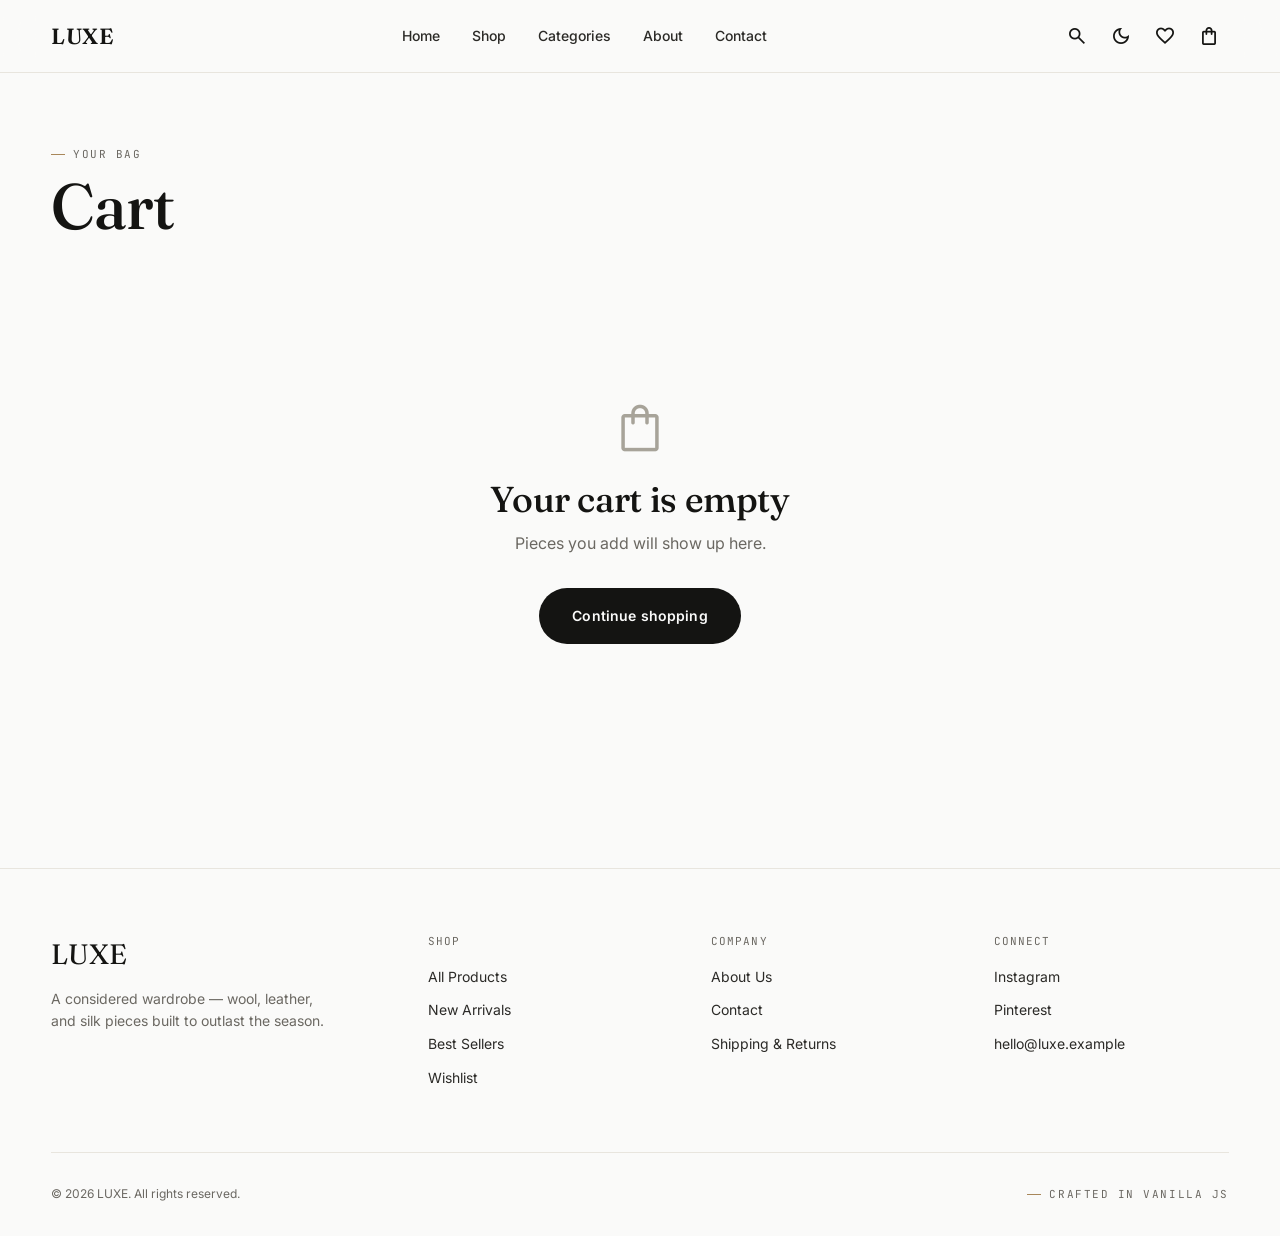
<file: cart.html>
<!DOCTYPE html>
<html lang="en">
<head>
<meta charset="UTF-8">
<meta name="viewport" content="width=device-width, initial-scale=1.0">
<title>Cart — LUXE</title>
<meta name="description" content="Your LUXE shopping cart.">

<link rel="preconnect" href="https://fonts.googleapis.com">
<link rel="preconnect" href="https://fonts.gstatic.com" crossorigin>
<link href="https://fonts.googleapis.com/css2?family=Fraunces:opsz,wght@9..144,400;9..144,500;9..144,600&family=Inter:wght@400;500;600;700&family=JetBrains+Mono:wght@400;500;700&display=swap" rel="stylesheet">
<link rel="stylesheet" href="https://fonts.googleapis.com/css2?family=Material+Symbols+Outlined:opsz,wght,FILL,GRAD@20..48,300..500,0..1,0">

<link rel="stylesheet" href="assets/css/style.css">
<style>
  .page-header { padding-block: var(--sp-8) var(--sp-6); }
  .page-header h1 { margin-top: var(--sp-2); }

  .cart-layout {
    display: grid;
    grid-template-columns: 1fr 380px;
    gap: var(--sp-8);
    align-items: start;
    padding-bottom: var(--sp-9);
  }

  .cart-list { display: flex; flex-direction: column; gap: var(--sp-5); }

  .cart-line {
    display: grid;
    grid-template-columns: 96px 1fr auto auto;
    gap: var(--sp-5);
    align-items: center;
    padding-bottom: var(--sp-5);
    border-bottom: 1px solid var(--color-border);
  }
  .cart-line__media { border-radius: var(--radius-sm); overflow: hidden; width: 96px; height: 120px; flex-shrink: 0; }
  .cart-line__media img { width: 100%; height: 100%; object-fit: cover; }
  .cart-line__name { font-family: var(--font-display); font-size: var(--fs-md); display: block; margin-bottom: var(--sp-2); }
  .cart-line__variant { display: flex; align-items: center; gap: var(--sp-2); font-size: var(--fs-xs); color: var(--color-stone); margin-bottom: var(--sp-3); }
  .cart-line__swatch { width: 14px; height: 14px; border-radius: 50%; outline: 1px solid var(--color-border-strong); outline-offset: 1px; }
  .cart-line__remove {
    display: inline-flex; align-items: center; gap: var(--sp-1);
    background: none; border: none; color: var(--color-stone);
    font-size: var(--fs-xs); text-decoration: underline; text-underline-offset: 3px;
  }
  .cart-line__remove:hover { color: var(--color-error); }
  .cart-line__qty {
    display: inline-flex; align-items: center;
    border: 1px solid var(--color-border-strong); border-radius: var(--radius-full);
  }
  .cart-line__qty button { width: 32px; height: 32px; background: none; border: none; display: flex; align-items: center; justify-content: center; color: var(--color-ink); }
  .cart-line__qty button:hover { color: var(--color-brass-dark); }
  .cart-line__qty span { width: 24px; text-align: center; font-family: var(--font-mono); font-size: var(--fs-sm); }
  .cart-line__total { min-width: 80px; text-align: right; }

  /* Summary panel */
  .cart-summary {
    background: var(--color-canvas-raised);
    border: 1px solid var(--color-border);
    border-radius: var(--radius-lg);
    padding: var(--sp-6);
    position: sticky;
    top: calc(72px + var(--sp-5));
  }
  .cart-summary h2 { font-size: var(--fs-lg); margin-bottom: var(--sp-5); }

  .coupon-form { display: flex; gap: var(--sp-2); margin-bottom: var(--sp-2); }
  .coupon-form input {
    flex: 1;
    padding: var(--sp-3) var(--sp-4);
    border: 1px solid var(--color-border-strong);
    border-radius: var(--radius-md);
    background: var(--color-canvas);
    color: var(--color-ink);
    font-size: var(--fs-sm);
  }
  .coupon-form input:focus { outline: none; border-color: var(--color-brass-dark); }
  .coupon-feedback { font-size: var(--fs-xs); margin-bottom: var(--sp-5); min-height: 1em; }
  .coupon-feedback--success { color: var(--color-success); }
  .coupon-feedback--error { color: var(--color-error); }
  .coupon-hint { font-size: var(--fs-2xs); color: var(--color-stone-light); margin-bottom: var(--sp-5); font-family: var(--font-mono); }

  .totals-row {
    display: flex; justify-content: space-between;
    font-size: var(--fs-sm); color: var(--color-stone);
    padding-block: var(--sp-2);
  }
  .totals-row--discount { color: var(--color-success); }
  .totals-row--total {
    border-top: 1px solid var(--color-border);
    margin-top: var(--sp-3); padding-top: var(--sp-4);
    color: var(--color-ink); font-weight: 600; font-size: var(--fs-base);
  }
  .totals-note { font-size: var(--fs-xs); color: var(--color-brass-dark); margin-top: var(--sp-3); }

  .cart-summary__checkout { margin-top: var(--sp-6); }

  /* Empty state */
  .cart-empty {
    display: none;
    flex-direction: column;
    align-items: center;
    text-align: center;
    padding-block: var(--sp-10);
    grid-column: 1 / -1;
  }
  .cart-empty .material-symbols-outlined { font-size: 56px; color: var(--color-stone-light); margin-bottom: var(--sp-5); }
  .cart-empty h2 { margin-bottom: var(--sp-3); }
  .cart-empty p { margin-bottom: var(--sp-6); }

  @media (max-width: 900px) {
    .cart-layout { grid-template-columns: 1fr; }
    .cart-summary { position: static; }
    .cart-line { grid-template-columns: 72px 1fr; grid-template-areas: "media info" "media qty" "media total"; }
    .cart-line__media { grid-area: media; width: 72px; height: 90px; }
    .cart-line__qty { grid-area: qty; }
    .cart-line__total { grid-area: total; text-align: left; margin-top: var(--sp-2); }
  }
</style>
</head>
<body data-depth="0">
<a href="#main" class="skip-link">Skip to content</a>

<header class="navbar">
  <div class="container" style="display:flex; align-items:center; justify-content:space-between; width:100%;">
    <a href="index.html" class="navbar__logo">LUXE</a>
    <nav class="navbar__links" aria-label="Primary">
      <a href="index.html">Home</a>
      <a href="products.html">Shop</a>
      <a href="products.html">Categories</a>
      <a href="about.html">About</a>
      <a href="contact.html">Contact</a>
    </nav>
    <div class="navbar__actions">
      <button class="icon-btn" data-search-open aria-label="Search">
        <span class="material-symbols-outlined">search</span>
      </button>
      <button class="icon-btn" data-theme-toggle aria-label="Toggle dark mode">
        <span class="material-symbols-outlined" data-theme-icon>dark_mode</span>
      </button>
      <a href="wishlist.html" class="icon-btn" aria-label="Wishlist">
        <span class="material-symbols-outlined">favorite</span>
        <span class="icon-btn__badge" data-wishlist-count style="display:none;">0</span>
      </a>
      <a href="cart.html" class="icon-btn" aria-label="Cart">
        <span class="material-symbols-outlined">shopping_bag</span>
        <span class="icon-btn__badge" data-cart-count style="display:none;">0</span>
      </a>
      <button class="icon-btn navbar__mobile-toggle" data-mobile-toggle aria-label="Open menu">
        <span class="material-symbols-outlined">menu</span>
      </button>
    </div>
  </div>
</header>

<div class="mobile-menu" data-mobile-menu>
  <div class="mobile-menu__header">
    <span class="navbar__logo">LUXE</span>
    <button class="icon-btn" data-mobile-close aria-label="Close menu">
      <span class="material-symbols-outlined">close</span>
    </button>
  </div>
  <nav class="mobile-menu__links" aria-label="Mobile">
    <a href="index.html">Home</a>
    <a href="products.html">Shop</a>
    <a href="products.html">Categories</a>
    <a href="about.html">About</a>
    <a href="contact.html">Contact</a>
  </nav>
</div>

<div class="search-overlay" data-search-overlay>
  <div class="search-overlay__panel">
    <div style="display:flex; align-items:center; gap:var(--sp-3);">
      <span class="material-symbols-outlined" style="color:var(--color-stone);">search</span>
      <input type="text" class="search-overlay__input" data-search-input placeholder="Search products…" aria-label="Search products">
      <button class="icon-btn" data-search-close aria-label="Close search">
        <span class="material-symbols-outlined">close</span>
      </button>
    </div>
    <div class="search-overlay__results" data-search-results></div>
  </div>
</div>

<main id="main">
  <div class="container page-header">
    <span class="eyebrow">Your bag</span>
    <h1>Cart</h1>
  </div>

  <div class="container cart-layout">
    <div class="cart-list" data-cart-list></div>

    <div class="cart-empty" data-cart-empty>
      <span class="material-symbols-outlined">shopping_bag</span>
      <h2>Your cart is empty</h2>
      <p>Pieces you add will show up here.</p>
      <a href="products.html" class="btn btn--primary">Continue shopping</a>
    </div>

    <aside class="cart-summary" data-cart-summary>
      <h2>Order summary</h2>

      <form class="coupon-form" data-coupon-form>
        <label for="coupon-input" class="visually-hidden">Coupon code</label>
        <input type="text" id="coupon-input" data-coupon-input placeholder="Coupon code">
        <button type="submit" class="btn btn--secondary btn--sm">Apply</button>
      </form>
      <p class="coupon-feedback" data-coupon-feedback></p>
      <p class="coupon-hint">Try LUXE10, WELCOME15, or FREESHIP</p>

      <div data-cart-totals></div>

      <div class="cart-summary__checkout">
        <a href="checkout.html" class="btn btn--primary btn--block">Proceed to checkout</a>
        <a href="products.html" class="btn btn--ghost btn--block" style="margin-top:var(--sp-2); justify-content:center;">Continue shopping</a>
      </div>
    </aside>
  </div>
</main>

<footer class="footer">
  <div class="container">
    <div class="footer__grid">
      <div>
        <div class="footer__brand">LUXE</div>
        <p class="footer__tagline">A considered wardrobe — wool, leather, and silk pieces built to outlast the season.</p>
      </div>
      <div>
        <div class="footer__heading">Shop</div>
        <nav class="footer__links">
          <a href="products.html">All Products</a>
          <a href="products.html">New Arrivals</a>
          <a href="products.html">Best Sellers</a>
          <a href="wishlist.html">Wishlist</a>
        </nav>
      </div>
      <div>
        <div class="footer__heading">Company</div>
        <nav class="footer__links">
          <a href="about.html">About Us</a>
          <a href="contact.html">Contact</a>
          <a href="contact.html">Shipping & Returns</a>
        </nav>
      </div>
      <div>
        <div class="footer__heading">Connect</div>
        <nav class="footer__links">
          <a href="#">Instagram</a>
          <a href="#">Pinterest</a>
          <a href="mailto:hello@luxe.example">hello@luxe.example</a>
        </nav>
      </div>
    </div>
    <div class="footer__bottom">
      <span>© 2026 LUXE. All rights reserved.</span>
      <div class="footer__social">
        <span class="eyebrow" style="border:none;">Crafted in vanilla JS</span>
      </div>
    </div>
  </div>
</footer>

<button class="back-to-top" data-back-to-top aria-label="Back to top">
  <span class="material-symbols-outlined">arrow_upward</span>
</button>

<script src="assets/js/app.js"></script>
<script src="assets/js/products.js"></script>
<script src="assets/js/cart.js"></script>
</body>
</html>
</file>
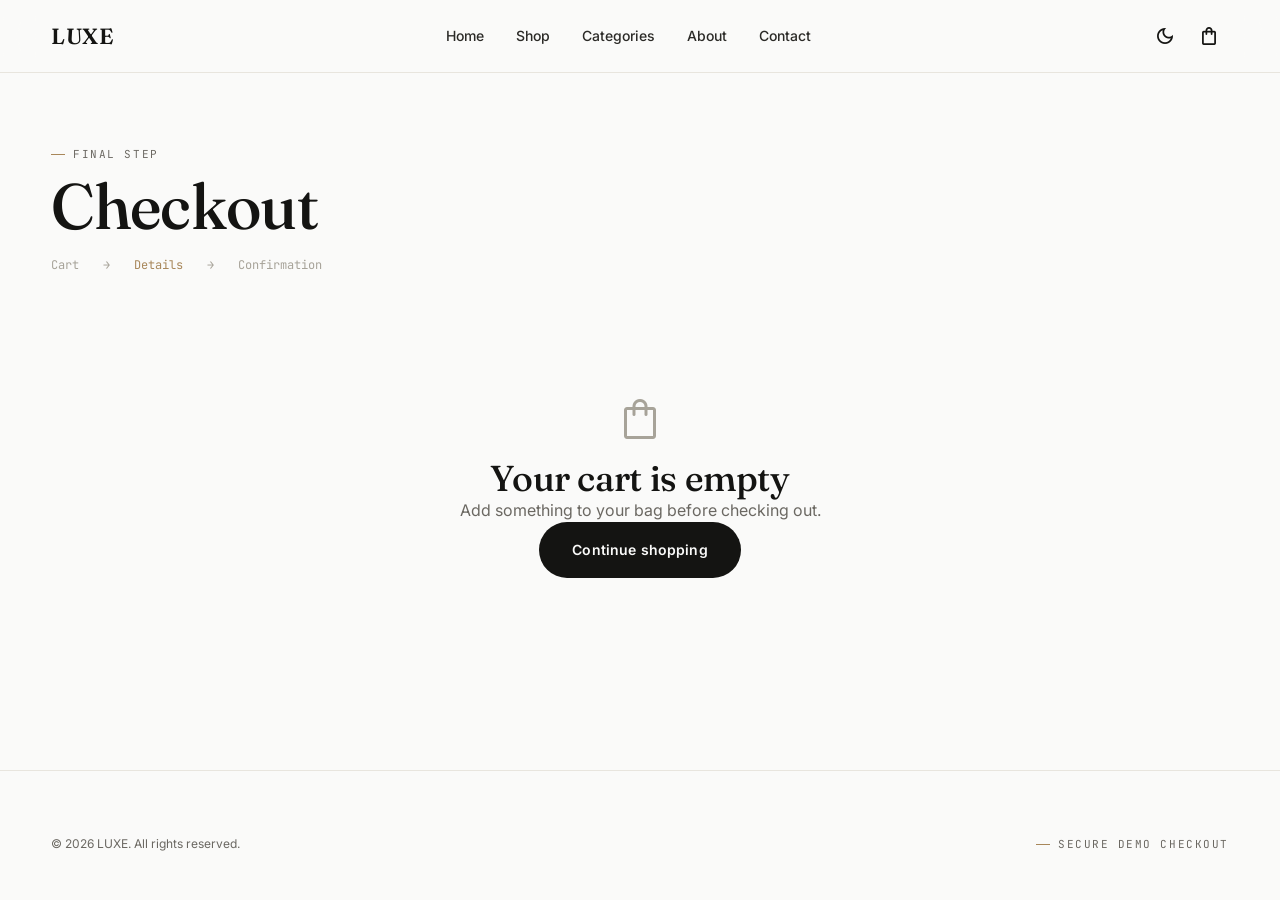
<file: checkout.html>
<!DOCTYPE html>
<html lang="en">
<head>
<meta charset="UTF-8">
<meta name="viewport" content="width=device-width, initial-scale=1.0">
<title>Checkout — LUXE</title>
<meta name="description" content="Complete your LUXE order.">

<link rel="preconnect" href="https://fonts.googleapis.com">
<link rel="preconnect" href="https://fonts.gstatic.com" crossorigin>
<link href="https://fonts.googleapis.com/css2?family=Fraunces:opsz,wght@9..144,400;9..144,500;9..144,600&family=Inter:wght@400;500;600;700&family=JetBrains+Mono:wght@400;500;700&display=swap" rel="stylesheet">
<link rel="stylesheet" href="https://fonts.googleapis.com/css2?family=Material+Symbols+Outlined:opsz,wght,FILL,GRAD@20..48,300..500,0..1,0">

<link rel="stylesheet" href="assets/css/style.css">
<style>
  .page-header { padding-block: var(--sp-8) var(--sp-5); }
  .page-header h1 { margin-top: var(--sp-2); }

  .checkout-steps {
    display: flex;
    gap: var(--sp-5);
    font-family: var(--font-mono);
    font-size: var(--fs-xs);
    color: var(--color-stone-light);
    margin-top: var(--sp-4);
  }
  .checkout-steps span.is-active { color: var(--color-brass-dark); }

  .checkout-layout {
    display: grid;
    grid-template-columns: 1fr 380px;
    gap: var(--sp-8);
    align-items: start;
    padding-bottom: var(--sp-9);
  }

  .checkout-form fieldset {
    border: none;
    padding: 0;
    margin-bottom: var(--sp-8);
  }
  .checkout-form legend {
    font-family: var(--font-display);
    font-size: var(--fs-lg);
    margin-bottom: var(--sp-5);
    padding: 0;
  }
  .form-row {
    display: grid;
    grid-template-columns: 1fr 1fr;
    gap: var(--sp-4);
    margin-bottom: var(--sp-4);
  }
  .form-field { display: flex; flex-direction: column; gap: var(--sp-2); }
  .form-field--full { grid-column: 1 / -1; }
  .form-field label { font-size: var(--fs-xs); color: var(--color-stone); }
  .form-field input,
  .form-field select {
    padding: var(--sp-3) var(--sp-4);
    border: 1px solid var(--color-border-strong);
    border-radius: var(--radius-md);
    background: var(--color-canvas-raised);
    color: var(--color-ink);
    font-size: var(--fs-sm);
  }
  .form-field input:focus,
  .form-field select:focus { outline: none; border-color: var(--color-brass-dark); }
  .form-field input.is-invalid { border-color: var(--color-error); }
  .form-field__error { font-size: var(--fs-2xs); color: var(--color-error); min-height: 1.2em; }

  .payment-options { display: flex; flex-direction: column; gap: var(--sp-3); }
  .payment-option {
    display: flex; align-items: center; gap: var(--sp-4);
    padding: var(--sp-4) var(--sp-5);
    border: 1px solid var(--color-border-strong);
    border-radius: var(--radius-md);
    cursor: pointer;
    transition: border-color var(--dur-fast) var(--ease-out);
  }
  .payment-option:has(input:checked) { border-color: var(--color-ink); background: var(--color-canvas-raised); }
  .payment-option input { accent-color: var(--color-ink); width: 16px; height: 16px; }
  .payment-option .material-symbols-outlined { color: var(--color-brass-dark); }
  .payment-option__label { font-size: var(--fs-sm); font-weight: 500; }
  .payment-option__desc { font-size: var(--fs-xs); color: var(--color-stone); }

  .card-fields { margin-top: var(--sp-4); display: none; }
  .payment-option:has(input[value="card"]:checked) ~ .card-fields,
  .card-fields.is-visible { display: block; }

  /* Summary */
  .checkout-summary {
    background: var(--color-canvas-raised);
    border: 1px solid var(--color-border);
    border-radius: var(--radius-lg);
    padding: var(--sp-6);
    position: sticky;
    top: calc(72px + var(--sp-5));
  }
  .checkout-summary h2 { font-size: var(--fs-lg); margin-bottom: var(--sp-5); }
  .summary-line {
    display: flex; gap: var(--sp-3); align-items: center;
    padding-block: var(--sp-3);
    border-bottom: 1px solid var(--color-border);
  }
  .summary-line img { width: 52px; height: 65px; object-fit: cover; border-radius: var(--radius-sm); flex-shrink: 0; }
  .summary-line__meta { flex: 1; }
  .summary-line__name { font-size: var(--fs-sm); font-weight: 500; }
  .summary-line__variant { font-size: var(--fs-xs); color: var(--color-stone); }
  .summary-totals { margin-top: var(--sp-5); }
  .totals-row { display: flex; justify-content: space-between; font-size: var(--fs-sm); color: var(--color-stone); padding-block: var(--sp-2); }
  .totals-row--total { border-top: 1px solid var(--color-border); margin-top: var(--sp-3); padding-top: var(--sp-4); color: var(--color-ink); font-weight: 600; font-size: var(--fs-base); }

  .checkout-empty { text-align: center; padding-block: var(--sp-9); grid-column: 1 / -1; }
  .checkout-empty .material-symbols-outlined { font-size: 48px; color: var(--color-stone-light); margin-bottom: var(--sp-4); }

  @media (max-width: 900px) {
    .checkout-layout { grid-template-columns: 1fr; }
    .checkout-summary { position: static; order: -1; }
    .form-row { grid-template-columns: 1fr; }
  }
</style>
</head>
<body data-depth="0">
<a href="#main" class="skip-link">Skip to content</a>

<header class="navbar">
  <div class="container" style="display:flex; align-items:center; justify-content:space-between; width:100%;">
    <a href="index.html" class="navbar__logo">LUXE</a>
    <nav class="navbar__links" aria-label="Primary">
      <a href="index.html">Home</a>
      <a href="products.html">Shop</a>
      <a href="products.html">Categories</a>
      <a href="about.html">About</a>
      <a href="contact.html">Contact</a>
    </nav>
    <div class="navbar__actions">
      <button class="icon-btn" data-theme-toggle aria-label="Toggle dark mode">
        <span class="material-symbols-outlined" data-theme-icon>dark_mode</span>
      </button>
      <a href="cart.html" class="icon-btn" aria-label="Cart">
        <span class="material-symbols-outlined">shopping_bag</span>
        <span class="icon-btn__badge" data-cart-count style="display:none;">0</span>
      </a>
    </div>
  </div>
</header>

<main id="main">
  <div class="container page-header">
    <span class="eyebrow">Final step</span>
    <h1>Checkout</h1>
    <div class="checkout-steps">
      <span>Cart</span> → <span class="is-active">Details</span> → <span>Confirmation</span>
    </div>
  </div>

  <div class="container checkout-layout">
    <form class="checkout-form" id="checkout-form" novalidate>
      <fieldset>
        <legend>Billing information</legend>
        <div class="form-row">
          <div class="form-field">
            <label for="first-name">First name</label>
            <input type="text" id="first-name" name="firstName" required autocomplete="given-name">
            <span class="form-field__error" data-error-for="first-name"></span>
          </div>
          <div class="form-field">
            <label for="last-name">Last name</label>
            <input type="text" id="last-name" name="lastName" required autocomplete="family-name">
            <span class="form-field__error" data-error-for="last-name"></span>
          </div>
          <div class="form-field form-field--full">
            <label for="email">Email address</label>
            <input type="email" id="email" name="email" required autocomplete="email">
            <span class="form-field__error" data-error-for="email"></span>
          </div>
          <div class="form-field form-field--full">
            <label for="phone">Phone number</label>
            <input type="tel" id="phone" name="phone" required autocomplete="tel">
            <span class="form-field__error" data-error-for="phone"></span>
          </div>
        </div>
      </fieldset>

      <fieldset>
        <legend>Shipping address</legend>
        <div class="form-row">
          <div class="form-field form-field--full">
            <label for="address">Street address</label>
            <input type="text" id="address" name="address" required autocomplete="address-line1">
            <span class="form-field__error" data-error-for="address"></span>
          </div>
          <div class="form-field">
            <label for="city">City</label>
            <input type="text" id="city" name="city" required autocomplete="address-level2">
            <span class="form-field__error" data-error-for="city"></span>
          </div>
          <div class="form-field">
            <label for="state">State / Province</label>
            <input type="text" id="state" name="state" required autocomplete="address-level1">
            <span class="form-field__error" data-error-for="state"></span>
          </div>
          <div class="form-field">
            <label for="zip">Postal code</label>
            <input type="text" id="zip" name="zip" required autocomplete="postal-code">
            <span class="form-field__error" data-error-for="zip"></span>
          </div>
          <div class="form-field">
            <label for="country">Country</label>
            <select id="country" name="country" required autocomplete="country">
              <option value="">Select country</option>
              <option value="NG">Nigeria</option>
              <option value="US">United States</option>
              <option value="GB">United Kingdom</option>
              <option value="DE">Germany</option>
              <option value="CA">Canada</option>
              <option value="other">Other</option>
            </select>
            <span class="form-field__error" data-error-for="country"></span>
          </div>
        </div>
      </fieldset>

      <fieldset>
        <legend>Payment method</legend>
        <div class="payment-options">
          <label class="payment-option">
            <input type="radio" name="payment" value="card" checked>
            <span class="material-symbols-outlined">credit_card</span>
            <span>
              <span class="payment-option__label" style="display:block;">Credit or debit card</span>
              <span class="payment-option__desc">Visa, Mastercard, Verve</span>
            </span>
          </label>
          <label class="payment-option">
            <input type="radio" name="payment" value="paypal">
            <span class="material-symbols-outlined">account_balance_wallet</span>
            <span>
              <span class="payment-option__label" style="display:block;">PayPal</span>
              <span class="payment-option__desc">Redirect to PayPal to complete payment</span>
            </span>
          </label>
          <label class="payment-option">
            <input type="radio" name="payment" value="transfer">
            <span class="material-symbols-outlined">account_balance</span>
            <span>
              <span class="payment-option__label" style="display:block;">Bank transfer</span>
              <span class="payment-option__desc">Pay directly from your bank account</span>
            </span>
          </label>
        </div>

        <div class="card-fields is-visible" id="card-fields">
          <div class="form-row" style="margin-top:var(--sp-5);">
            <div class="form-field form-field--full">
              <label for="card-number">Card number</label>
              <input type="text" id="card-number" name="cardNumber" placeholder="•••• •••• •••• ••••" inputmode="numeric" maxlength="19">
              <span class="form-field__error" data-error-for="card-number"></span>
            </div>
            <div class="form-field">
              <label for="card-expiry">Expiry (MM/YY)</label>
              <input type="text" id="card-expiry" name="cardExpiry" placeholder="MM/YY" maxlength="5">
              <span class="form-field__error" data-error-for="card-expiry"></span>
            </div>
            <div class="form-field">
              <label for="card-cvc">CVC</label>
              <input type="text" id="card-cvc" name="cardCvc" placeholder="•••" inputmode="numeric" maxlength="4">
              <span class="form-field__error" data-error-for="card-cvc"></span>
            </div>
          </div>
        </div>
      </fieldset>

      <button type="submit" class="btn btn--primary btn--block" id="place-order-btn">
        <span class="material-symbols-outlined" style="font-size:18px;">lock</span>
        Place order
      </button>
      <p style="font-size:var(--fs-xs); color:var(--color-stone-light); text-align:center; margin-top:var(--sp-4);">
        This is a demo checkout. No payment will be processed.
      </p>
    </form>

    <aside class="checkout-summary">
      <h2>Order summary</h2>
      <div data-checkout-lines></div>
      <div class="summary-totals" data-checkout-totals></div>
    </aside>
  </div>
</main>

<footer class="footer">
  <div class="container">
    <div class="footer__bottom" style="border-top:none; padding-top:0;">
      <span>© 2026 LUXE. All rights reserved.</span>
      <span class="eyebrow" style="border:none;">Secure demo checkout</span>
    </div>
  </div>
</footer>

<script src="assets/js/app.js"></script>
<script>
(function initCheckout() {
  const cart = LUXE.getCart();
  const linesEl = document.querySelector('[data-checkout-lines]');
  const totalsEl = document.querySelector('[data-checkout-totals]');
  const form = document.getElementById('checkout-form');

  if (!cart.length) {
    document.querySelector('.checkout-layout').innerHTML = `
      <div class="checkout-empty">
        <span class="material-symbols-outlined">shopping_bag</span>
        <h2>Your cart is empty</h2>
        <p>Add something to your bag before checking out.</p>
        <a href="products.html" class="btn btn--primary">Continue shopping</a>
      </div>
    `;
    return;
  }

  linesEl.innerHTML = cart.map(item => `
    <div class="summary-line">
      <img src="${item.image}" alt="${item.name}" loading="lazy">
      <div class="summary-line__meta">
        <div class="summary-line__name">${item.name} × ${item.qty}</div>
        <div class="summary-line__variant">${item.size && item.size !== 'One Size' ? 'Size ' + item.size : ''}</div>
      </div>
      <span class="price">$${LUXE.formatPrice(item.price * item.qty)}</span>
    </div>
  `).join('');

  const subtotal = LUXE.cartSubtotal();
  const shipping = subtotal >= 150 ? 0 : 12;
  const tax = subtotal * 0.075;
  const total = subtotal + shipping + tax;

  totalsEl.innerHTML = `
    <div class="totals-row"><span>Subtotal</span><span class="price">$${LUXE.formatPrice(subtotal)}</span></div>
    <div class="totals-row"><span>Shipping</span><span class="price">${shipping === 0 ? 'Free' : '$' + LUXE.formatPrice(shipping)}</span></div>
    <div class="totals-row"><span>Estimated tax</span><span class="price">$${LUXE.formatPrice(tax)}</span></div>
    <div class="totals-row totals-row--total"><span>Total</span><span class="price price--lg">$${LUXE.formatPrice(total)}</span></div>
  `;

  // Payment method toggling
  document.querySelectorAll('input[name="payment"]').forEach((radio) => {
    radio.addEventListener('change', () => {
      document.getElementById('card-fields').classList.toggle('is-visible', radio.value === 'card' && radio.checked);
    });
  });

  // Card number formatting
  document.getElementById('card-number').addEventListener('input', (e) => {
    let v = e.target.value.replace(/\D/g, '').slice(0, 16);
    e.target.value = v.replace(/(.{4})/g, '$1 ').trim();
  });
  document.getElementById('card-expiry').addEventListener('input', (e) => {
    let v = e.target.value.replace(/\D/g, '').slice(0, 4);
    if (v.length > 2) v = v.slice(0, 2) + '/' + v.slice(2);
    e.target.value = v;
  });
  document.getElementById('card-cvc').addEventListener('input', (e) => {
    e.target.value = e.target.value.replace(/\D/g, '').slice(0, 4);
  });

  // Validation
  function setError(fieldId, message) {
    const input = document.getElementById(fieldId);
    const errorEl = document.querySelector(`[data-error-for="${fieldId}"]`);
    if (message) {
      input.classList.add('is-invalid');
      errorEl.textContent = message;
    } else {
      input.classList.remove('is-invalid');
      errorEl.textContent = '';
    }
  }

  function validate() {
    let valid = true;
    const required = ['first-name', 'last-name', 'email', 'phone', 'address', 'city', 'state', 'zip', 'country'];
    required.forEach((id) => {
      const el = document.getElementById(id);
      if (!el.value.trim()) {
        setError(id, 'This field is required');
        valid = false;
      } else {
        setError(id, '');
      }
    });

    const email = document.getElementById('email');
    if (email.value && !/^[^\s@]+@[^\s@]+\.[^\s@]+$/.test(email.value)) {
      setError('email', 'Enter a valid email address');
      valid = false;
    }

    const paymentMethod = document.querySelector('input[name="payment"]:checked').value;
    if (paymentMethod === 'card') {
      const cardNumber = document.getElementById('card-number');
      const cardExpiry = document.getElementById('card-expiry');
      const cardCvc = document.getElementById('card-cvc');

      const digits = cardNumber.value.replace(/\s/g, '');
      if (digits.length < 15) {
        setError('card-number', 'Enter a valid card number');
        valid = false;
      } else setError('card-number', '');

      if (!/^\d{2}\/\d{2}$/.test(cardExpiry.value)) {
        setError('card-expiry', 'MM/YY');
        valid = false;
      } else setError('card-expiry', '');

      if (cardCvc.value.length < 3) {
        setError('card-cvc', 'Invalid');
        valid = false;
      } else setError('card-cvc', '');
    }

    return valid;
  }

  form.addEventListener('submit', (e) => {
    e.preventDefault();
    if (!validate()) {
      LUXE.showToast('Please fix the highlighted fields', 'error');
      form.querySelector('.is-invalid')?.scrollIntoView({ behavior: 'smooth', block: 'center' });
      return;
    }

    const btn = document.getElementById('place-order-btn');
    btn.disabled = true;
    btn.innerHTML = '<span class="material-symbols-outlined" style="font-size:18px;">hourglass_top</span> Processing…';

    setTimeout(() => {
      LUXE.saveCart([]);
      document.querySelector('.checkout-layout').innerHTML = `
        <div class="checkout-empty">
          <span class="material-symbols-outlined" style="color:var(--color-success);">check_circle</span>
          <h2>Order placed</h2>
          <p>Thank you — a confirmation would normally be sent to your email. This is a demo checkout, so no payment was processed.</p>
          <a href="index.html" class="btn btn--primary">Return home</a>
        </div>
      `;
    }, 1200);
  });
})();
</script>
</body>
</html>
</file>
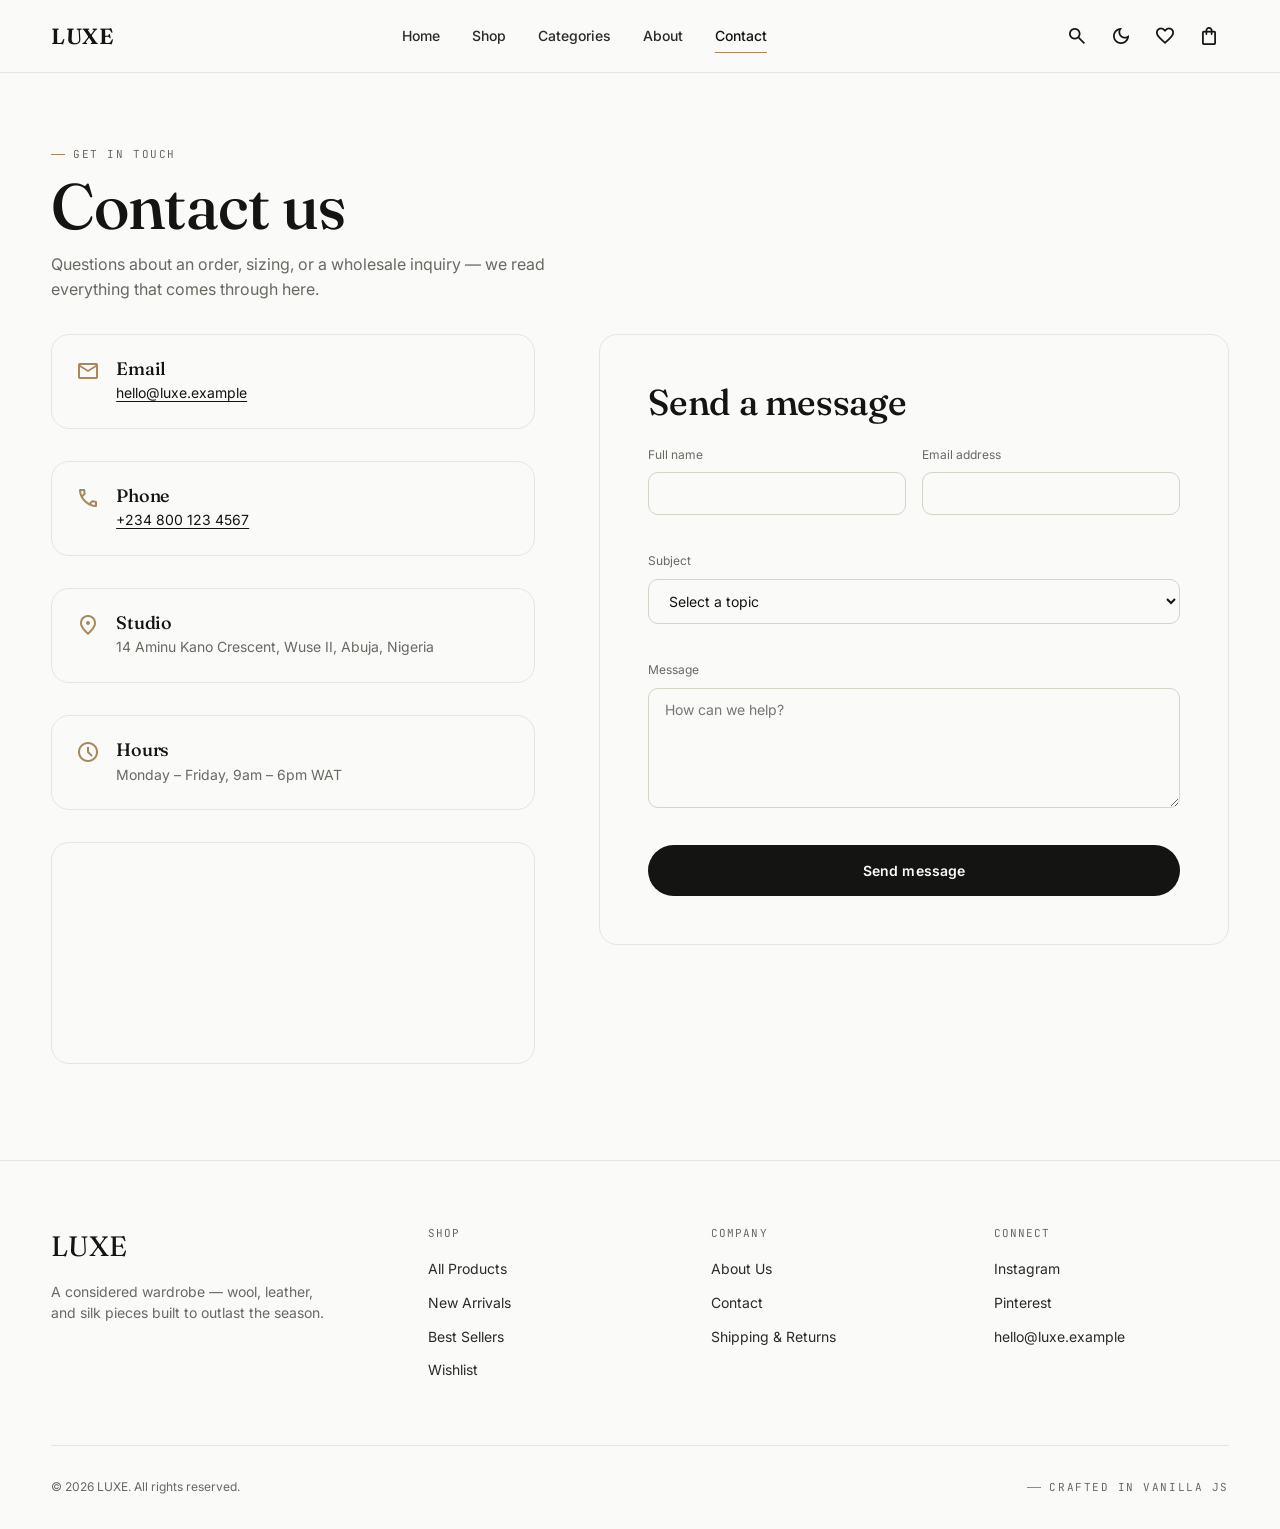
<file: contact.html>
<!DOCTYPE html>
<html lang="en">
<head>
<meta charset="UTF-8">
<meta name="viewport" content="width=device-width, initial-scale=1.0">
<title>Contact — LUXE</title>
<meta name="description" content="Get in touch with the LUXE team.">

<link rel="preconnect" href="https://fonts.googleapis.com">
<link rel="preconnect" href="https://fonts.gstatic.com" crossorigin>
<link href="https://fonts.googleapis.com/css2?family=Fraunces:opsz,wght@9..144,400;9..144,500;9..144,600&family=Inter:wght@400;500;600;700&family=JetBrains+Mono:wght@400;500;700&display=swap" rel="stylesheet">
<link rel="stylesheet" href="https://fonts.googleapis.com/css2?family=Material+Symbols+Outlined:opsz,wght,FILL,GRAD@20..48,300..500,0..1,0">

<link rel="stylesheet" href="assets/css/style.css">
<style>
  .page-header { padding-block: var(--sp-8) var(--sp-6); }
  .page-header h1 { margin-top: var(--sp-2); }
  .page-header p { max-width: 52ch; margin-top: var(--sp-3); }

  .contact-layout {
    display: grid;
    grid-template-columns: 1fr 1.3fr;
    gap: var(--sp-8);
    padding-bottom: var(--sp-9);
    align-items: start;
  }

  .contact-info { display: flex; flex-direction: column; gap: var(--sp-6); }
  .contact-info-card {
    border: 1px solid var(--color-border);
    border-radius: var(--radius-lg);
    padding: var(--sp-5);
    display: flex;
    gap: var(--sp-4);
  }
  .contact-info-card .material-symbols-outlined { color: var(--color-brass-dark); font-size: 24px; flex-shrink: 0; }
  .contact-info-card h3 { font-size: var(--fs-md); margin-bottom: var(--sp-1); }
  .contact-info-card p { font-size: var(--fs-sm); }
  .contact-info-card a { color: var(--color-ink); text-decoration: underline; text-underline-offset: 3px; }

  .contact-map { border-radius: var(--radius-lg); overflow: hidden; border: 1px solid var(--color-border); }
  .contact-map iframe { width: 100%; height: 220px; border: 0; display: block; filter: grayscale(0.3); }

  .contact-form-wrap {
    border: 1px solid var(--color-border);
    border-radius: var(--radius-lg);
    padding: var(--sp-7);
  }
  .contact-form-wrap h2 { margin-bottom: var(--sp-5); }
  .form-row { display: grid; grid-template-columns: 1fr 1fr; gap: var(--sp-4); margin-bottom: var(--sp-4); }
  .form-field { display: flex; flex-direction: column; gap: var(--sp-2); }
  .form-field--full { grid-column: 1 / -1; }
  .form-field label { font-size: var(--fs-xs); color: var(--color-stone); }
  .form-field input,
  .form-field select,
  .form-field textarea {
    padding: var(--sp-3) var(--sp-4);
    border: 1px solid var(--color-border-strong);
    border-radius: var(--radius-md);
    background: var(--color-canvas);
    color: var(--color-ink);
    font-size: var(--fs-sm);
    font-family: inherit;
  }
  .form-field textarea { resize: vertical; min-height: 120px; }
  .form-field input:focus,
  .form-field select:focus,
  .form-field textarea:focus { outline: none; border-color: var(--color-brass-dark); }
  .form-field input.is-invalid,
  .form-field textarea.is-invalid { border-color: var(--color-error); }
  .form-field__error { font-size: var(--fs-2xs); color: var(--color-error); min-height: 1.2em; }

  .form-success {
    display: none;
    align-items: center;
    gap: var(--sp-3);
    background: rgba(74, 103, 65, 0.1);
    border: 1px solid var(--color-success);
    border-radius: var(--radius-md);
    padding: var(--sp-4) var(--sp-5);
    margin-bottom: var(--sp-5);
    color: var(--color-success);
    font-size: var(--fs-sm);
  }
  .form-success.is-visible { display: flex; }

  @media (max-width: 900px) {
    .contact-layout { grid-template-columns: 1fr; }
    .form-row { grid-template-columns: 1fr; }
    .contact-form-wrap { padding: var(--sp-5); }
  }
</style>
</head>
<body data-depth="0">
<a href="#main" class="skip-link">Skip to content</a>

<header class="navbar">
  <div class="container" style="display:flex; align-items:center; justify-content:space-between; width:100%;">
    <a href="index.html" class="navbar__logo">LUXE</a>
    <nav class="navbar__links" aria-label="Primary">
      <a href="index.html">Home</a>
      <a href="products.html">Shop</a>
      <a href="products.html">Categories</a>
      <a href="about.html">About</a>
      <a href="contact.html" aria-current="page">Contact</a>
    </nav>
    <div class="navbar__actions">
      <button class="icon-btn" data-search-open aria-label="Search">
        <span class="material-symbols-outlined">search</span>
      </button>
      <button class="icon-btn" data-theme-toggle aria-label="Toggle dark mode">
        <span class="material-symbols-outlined" data-theme-icon>dark_mode</span>
      </button>
      <a href="wishlist.html" class="icon-btn" aria-label="Wishlist">
        <span class="material-symbols-outlined">favorite</span>
        <span class="icon-btn__badge" data-wishlist-count style="display:none;">0</span>
      </a>
      <a href="cart.html" class="icon-btn" aria-label="Cart">
        <span class="material-symbols-outlined">shopping_bag</span>
        <span class="icon-btn__badge" data-cart-count style="display:none;">0</span>
      </a>
      <button class="icon-btn navbar__mobile-toggle" data-mobile-toggle aria-label="Open menu">
        <span class="material-symbols-outlined">menu</span>
      </button>
    </div>
  </div>
</header>

<div class="mobile-menu" data-mobile-menu>
  <div class="mobile-menu__header">
    <span class="navbar__logo">LUXE</span>
    <button class="icon-btn" data-mobile-close aria-label="Close menu">
      <span class="material-symbols-outlined">close</span>
    </button>
  </div>
  <nav class="mobile-menu__links" aria-label="Mobile">
    <a href="index.html">Home</a>
    <a href="products.html">Shop</a>
    <a href="products.html">Categories</a>
    <a href="about.html">About</a>
    <a href="contact.html">Contact</a>
  </nav>
</div>

<div class="search-overlay" data-search-overlay>
  <div class="search-overlay__panel">
    <div style="display:flex; align-items:center; gap:var(--sp-3);">
      <span class="material-symbols-outlined" style="color:var(--color-stone);">search</span>
      <input type="text" class="search-overlay__input" data-search-input placeholder="Search products…" aria-label="Search products">
      <button class="icon-btn" data-search-close aria-label="Close search">
        <span class="material-symbols-outlined">close</span>
      </button>
    </div>
    <div class="search-overlay__results" data-search-results></div>
  </div>
</div>

<main id="main">
  <div class="container page-header">
    <span class="eyebrow">Get in touch</span>
    <h1>Contact us</h1>
    <p>Questions about an order, sizing, or a wholesale inquiry — we read everything that comes through here.</p>
  </div>

  <div class="container contact-layout">
    <div class="contact-info">
      <div class="contact-info-card reveal">
        <span class="material-symbols-outlined">mail</span>
        <div>
          <h3>Email</h3>
          <p><a href="mailto:hello@luxe.example">hello@luxe.example</a></p>
        </div>
      </div>
      <div class="contact-info-card reveal">
        <span class="material-symbols-outlined">call</span>
        <div>
          <h3>Phone</h3>
          <p><a href="tel:+2348001234567">+234 800 123 4567</a></p>
        </div>
      </div>
      <div class="contact-info-card reveal">
        <span class="material-symbols-outlined">location_on</span>
        <div>
          <h3>Studio</h3>
          <p>14 Aminu Kano Crescent, Wuse II, Abuja, Nigeria</p>
        </div>
      </div>
      <div class="contact-info-card reveal">
        <span class="material-symbols-outlined">schedule</span>
        <div>
          <h3>Hours</h3>
          <p>Monday – Friday, 9am – 6pm WAT</p>
        </div>
      </div>

      <div class="contact-map reveal">
        <iframe
          src="https://www.google.com/maps/embed?pb=!1m18!1m12!1m3!1d31519.297!2d7.4951!3d9.0765!2m3!1f0!2f0!3f0!3m2!1i1024!2i768!4f13.1!3m3!1m2!1s0x104e0b9971a26bb1%3A0x8b4b8c4bcf1e6b4a!2sAbuja!5e0!3m2!1sen!2sng!4v1700000000000"
          loading="lazy"
          referrerpolicy="no-referrer-when-downgrade"
          title="LUXE studio location on map">
        </iframe>
      </div>
    </div>

    <div class="contact-form-wrap">
      <h2>Send a message</h2>
      <div class="form-success" data-form-success>
        <span class="material-symbols-outlined">check_circle</span>
        <span>Message sent — we'll get back to you within one business day.</span>
      </div>
      <form id="contact-form" novalidate>
        <div class="form-row">
          <div class="form-field">
            <label for="c-name">Full name</label>
            <input type="text" id="c-name" name="name" required autocomplete="name">
            <span class="form-field__error" data-error-for="c-name"></span>
          </div>
          <div class="form-field">
            <label for="c-email">Email address</label>
            <input type="email" id="c-email" name="email" required autocomplete="email">
            <span class="form-field__error" data-error-for="c-email"></span>
          </div>
          <div class="form-field form-field--full">
            <label for="c-subject">Subject</label>
            <select id="c-subject" name="subject" required>
              <option value="">Select a topic</option>
              <option value="order">Order inquiry</option>
              <option value="sizing">Sizing question</option>
              <option value="returns">Returns & exchanges</option>
              <option value="wholesale">Wholesale inquiry</option>
              <option value="other">Something else</option>
            </select>
            <span class="form-field__error" data-error-for="c-subject"></span>
          </div>
          <div class="form-field form-field--full">
            <label for="c-message">Message</label>
            <textarea id="c-message" name="message" required minlength="10" placeholder="How can we help?"></textarea>
            <span class="form-field__error" data-error-for="c-message"></span>
          </div>
        </div>
        <button type="submit" class="btn btn--primary btn--block">Send message</button>
      </form>
    </div>
  </div>
</main>

<footer class="footer">
  <div class="container">
    <div class="footer__grid">
      <div>
        <div class="footer__brand">LUXE</div>
        <p class="footer__tagline">A considered wardrobe — wool, leather, and silk pieces built to outlast the season.</p>
      </div>
      <div>
        <div class="footer__heading">Shop</div>
        <nav class="footer__links">
          <a href="products.html">All Products</a>
          <a href="products.html">New Arrivals</a>
          <a href="products.html">Best Sellers</a>
          <a href="wishlist.html">Wishlist</a>
        </nav>
      </div>
      <div>
        <div class="footer__heading">Company</div>
        <nav class="footer__links">
          <a href="about.html">About Us</a>
          <a href="contact.html">Contact</a>
          <a href="contact.html">Shipping & Returns</a>
        </nav>
      </div>
      <div>
        <div class="footer__heading">Connect</div>
        <nav class="footer__links">
          <a href="#">Instagram</a>
          <a href="#">Pinterest</a>
          <a href="mailto:hello@luxe.example">hello@luxe.example</a>
        </nav>
      </div>
    </div>
    <div class="footer__bottom">
      <span>© 2026 LUXE. All rights reserved.</span>
      <div class="footer__social">
        <span class="eyebrow" style="border:none;">Crafted in vanilla JS</span>
      </div>
    </div>
  </div>
</footer>

<button class="back-to-top" data-back-to-top aria-label="Back to top">
  <span class="material-symbols-outlined">arrow_upward</span>
</button>

<script src="assets/js/app.js"></script>
<script>
(function initContactForm() {
  const form = document.getElementById('contact-form');
  const successEl = document.querySelector('[data-form-success]');

  function setError(fieldId, message) {
    const input = document.getElementById(fieldId);
    const errorEl = document.querySelector(`[data-error-for="${fieldId}"]`);
    if (message) {
      input.classList.add('is-invalid');
      errorEl.textContent = message;
    } else {
      input.classList.remove('is-invalid');
      errorEl.textContent = '';
    }
  }

  function validate() {
    let valid = true;

    const name = document.getElementById('c-name');
    if (!name.value.trim()) { setError('c-name', 'Please enter your name'); valid = false; }
    else setError('c-name', '');

    const email = document.getElementById('c-email');
    if (!email.value.trim()) { setError('c-email', 'Please enter your email'); valid = false; }
    else if (!/^[^\s@]+@[^\s@]+\.[^\s@]+$/.test(email.value)) { setError('c-email', 'Enter a valid email address'); valid = false; }
    else setError('c-email', '');

    const subject = document.getElementById('c-subject');
    if (!subject.value) { setError('c-subject', 'Please select a topic'); valid = false; }
    else setError('c-subject', '');

    const message = document.getElementById('c-message');
    if (message.value.trim().length < 10) { setError('c-message', 'Message should be at least 10 characters'); valid = false; }
    else setError('c-message', '');

    return valid;
  }

  form.addEventListener('submit', (e) => {
    e.preventDefault();
    if (!validate()) {
      LUXE.showToast('Please fix the highlighted fields', 'error');
      return;
    }
    successEl.classList.add('is-visible');
    form.reset();
    LUXE.showToast('Message sent', 'mail');
    successEl.scrollIntoView({ behavior: 'smooth', block: 'center' });
  });
})();
</script>
</body>
</html>
</file>
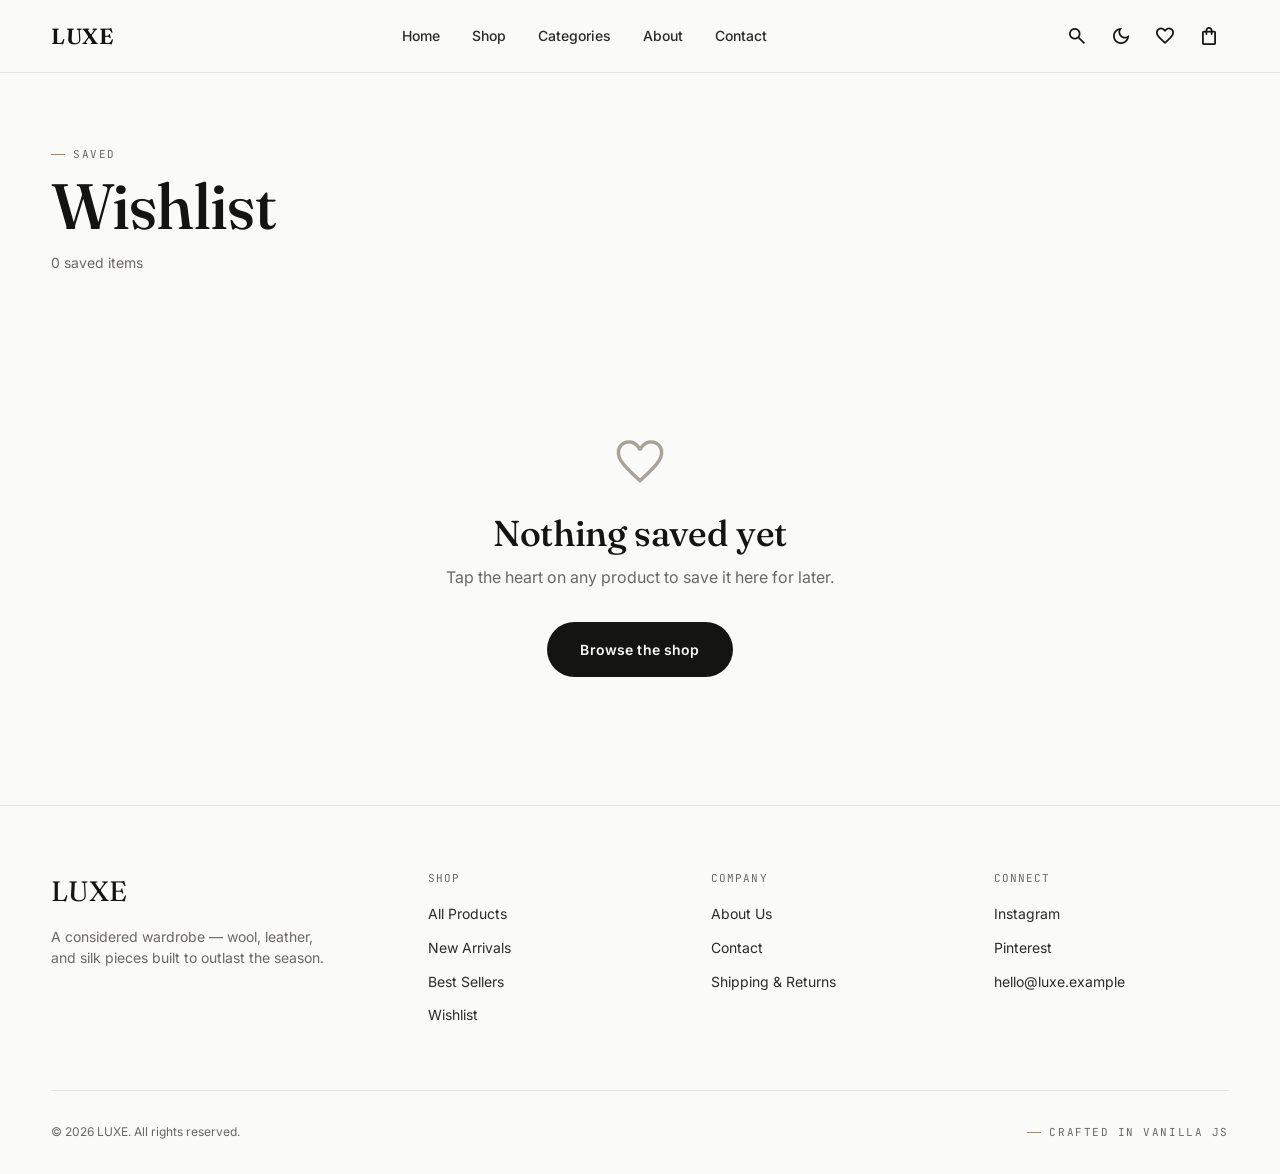
<file: wishlist.html>
<!DOCTYPE html>
<html lang="en">
<head>
<meta charset="UTF-8">
<meta name="viewport" content="width=device-width, initial-scale=1.0">
<title>Wishlist — LUXE</title>
<meta name="description" content="Your saved LUXE pieces.">

<link rel="preconnect" href="https://fonts.googleapis.com">
<link rel="preconnect" href="https://fonts.gstatic.com" crossorigin>
<link href="https://fonts.googleapis.com/css2?family=Fraunces:opsz,wght@9..144,400;9..144,500;9..144,600&family=Inter:wght@400;500;600;700&family=JetBrains+Mono:wght@400;500;700&display=swap" rel="stylesheet">
<link rel="stylesheet" href="https://fonts.googleapis.com/css2?family=Material+Symbols+Outlined:opsz,wght,FILL,GRAD@20..48,300..500,0..1,0">

<link rel="stylesheet" href="assets/css/style.css">
<style>
  .page-header { padding-block: var(--sp-8) var(--sp-6); }
  .page-header h1 { margin-top: var(--sp-2); }
  .page-header__count { font-size: var(--fs-sm); color: var(--color-stone); margin-top: var(--sp-3); }

  .wishlist-grid {
    display: grid;
    grid-template-columns: repeat(4, 1fr);
    gap: var(--sp-6) var(--sp-5);
    padding-bottom: var(--sp-9);
  }

  .wish-card { position: relative; }
  .wish-card__media {
    display: block;
    aspect-ratio: 4/5;
    border-radius: var(--radius-md);
    overflow: hidden;
    margin-bottom: var(--sp-3);
    background: var(--color-border);
  }
  .wish-card__media img { width: 100%; height: 100%; object-fit: cover; transition: transform var(--dur-slow) var(--ease-out); }
  .wish-card:hover .wish-card__media img { transform: scale(1.05); }
  .wish-card__remove {
    position: absolute; top: var(--sp-3); right: var(--sp-3);
    background: rgba(var(--color-canvas-rgb), 0.9);
    backdrop-filter: blur(6px);
    width: 34px; height: 34px;
    box-shadow: var(--shadow-sm);
  }
  .wish-card__cat { font-family: var(--font-mono); font-size: var(--fs-2xs); letter-spacing: 0.08em; text-transform: uppercase; color: var(--color-stone); margin-bottom: var(--sp-1); }
  .wish-card__name { font-family: var(--font-display); font-size: var(--fs-md); margin-bottom: var(--sp-2); }

  .wishlist-empty {
    display: none;
    flex-direction: column;
    align-items: center;
    text-align: center;
    padding-block: var(--sp-10);
  }
  .wishlist-empty .material-symbols-outlined { font-size: 56px; color: var(--color-stone-light); margin-bottom: var(--sp-5); }
  .wishlist-empty h2 { margin-bottom: var(--sp-3); }
  .wishlist-empty p { margin-bottom: var(--sp-6); }

  @media (max-width: 1080px) { .wishlist-grid { grid-template-columns: repeat(3, 1fr); } }
  @media (max-width: 700px) { .wishlist-grid { grid-template-columns: repeat(2, 1fr); gap: var(--sp-4) var(--sp-3); } }
</style>
</head>
<body data-depth="0">
<a href="#main" class="skip-link">Skip to content</a>

<header class="navbar">
  <div class="container" style="display:flex; align-items:center; justify-content:space-between; width:100%;">
    <a href="index.html" class="navbar__logo">LUXE</a>
    <nav class="navbar__links" aria-label="Primary">
      <a href="index.html">Home</a>
      <a href="products.html">Shop</a>
      <a href="products.html">Categories</a>
      <a href="about.html">About</a>
      <a href="contact.html">Contact</a>
    </nav>
    <div class="navbar__actions">
      <button class="icon-btn" data-search-open aria-label="Search">
        <span class="material-symbols-outlined">search</span>
      </button>
      <button class="icon-btn" data-theme-toggle aria-label="Toggle dark mode">
        <span class="material-symbols-outlined" data-theme-icon>dark_mode</span>
      </button>
      <a href="wishlist.html" class="icon-btn" aria-label="Wishlist" aria-current="page">
        <span class="material-symbols-outlined">favorite</span>
        <span class="icon-btn__badge" data-wishlist-count style="display:none;">0</span>
      </a>
      <a href="cart.html" class="icon-btn" aria-label="Cart">
        <span class="material-symbols-outlined">shopping_bag</span>
        <span class="icon-btn__badge" data-cart-count style="display:none;">0</span>
      </a>
      <button class="icon-btn navbar__mobile-toggle" data-mobile-toggle aria-label="Open menu">
        <span class="material-symbols-outlined">menu</span>
      </button>
    </div>
  </div>
</header>

<div class="mobile-menu" data-mobile-menu>
  <div class="mobile-menu__header">
    <span class="navbar__logo">LUXE</span>
    <button class="icon-btn" data-mobile-close aria-label="Close menu">
      <span class="material-symbols-outlined">close</span>
    </button>
  </div>
  <nav class="mobile-menu__links" aria-label="Mobile">
    <a href="index.html">Home</a>
    <a href="products.html">Shop</a>
    <a href="products.html">Categories</a>
    <a href="about.html">About</a>
    <a href="contact.html">Contact</a>
  </nav>
</div>

<div class="search-overlay" data-search-overlay>
  <div class="search-overlay__panel">
    <div style="display:flex; align-items:center; gap:var(--sp-3);">
      <span class="material-symbols-outlined" style="color:var(--color-stone);">search</span>
      <input type="text" class="search-overlay__input" data-search-input placeholder="Search products…" aria-label="Search products">
      <button class="icon-btn" data-search-close aria-label="Close search">
        <span class="material-symbols-outlined">close</span>
      </button>
    </div>
    <div class="search-overlay__results" data-search-results></div>
  </div>
</div>

<main id="main">
  <div class="container page-header">
    <span class="eyebrow">Saved</span>
    <h1>Wishlist</h1>
    <p class="page-header__count" data-wishlist-page-count>0 saved items</p>
  </div>

  <div class="container">
    <div class="wishlist-grid" data-wishlist-grid></div>

    <div class="wishlist-empty" data-wishlist-empty>
      <span class="material-symbols-outlined">favorite</span>
      <h2>Nothing saved yet</h2>
      <p>Tap the heart on any product to save it here for later.</p>
      <a href="products.html" class="btn btn--primary">Browse the shop</a>
    </div>
  </div>
</main>

<footer class="footer">
  <div class="container">
    <div class="footer__grid">
      <div>
        <div class="footer__brand">LUXE</div>
        <p class="footer__tagline">A considered wardrobe — wool, leather, and silk pieces built to outlast the season.</p>
      </div>
      <div>
        <div class="footer__heading">Shop</div>
        <nav class="footer__links">
          <a href="products.html">All Products</a>
          <a href="products.html">New Arrivals</a>
          <a href="products.html">Best Sellers</a>
          <a href="wishlist.html">Wishlist</a>
        </nav>
      </div>
      <div>
        <div class="footer__heading">Company</div>
        <nav class="footer__links">
          <a href="about.html">About Us</a>
          <a href="contact.html">Contact</a>
          <a href="contact.html">Shipping & Returns</a>
        </nav>
      </div>
      <div>
        <div class="footer__heading">Connect</div>
        <nav class="footer__links">
          <a href="#">Instagram</a>
          <a href="#">Pinterest</a>
          <a href="mailto:hello@luxe.example">hello@luxe.example</a>
        </nav>
      </div>
    </div>
    <div class="footer__bottom">
      <span>© 2026 LUXE. All rights reserved.</span>
      <div class="footer__social">
        <span class="eyebrow" style="border:none;">Crafted in vanilla JS</span>
      </div>
    </div>
  </div>
</footer>

<button class="back-to-top" data-back-to-top aria-label="Back to top">
  <span class="material-symbols-outlined">arrow_upward</span>
</button>

<script src="assets/js/app.js"></script>
<script src="assets/js/products.js"></script>
<script src="assets/js/wishlist.js"></script>
</body>
</html>
</file>
<file: assets/css/style.css>
/* ==========================================================================
   LUXE — Design System
   Minimal luxury. Product as hero. Mono-type price tag as signature motif.
   ========================================================================== */

/* ---------- Design Tokens ---------- */
:root {
  /* Color — light theme */
  --color-canvas: #FAFAF9;
  --color-canvas-raised: #FFFFFF;
  --color-ink: #141412;
  --color-ink-soft: #2B2A27;
  --color-stone: #6B6862;
  --color-stone-light: #A7A399;
  --color-border: #E8E5DE;
  --color-border-strong: #D6D2C7;
  --color-brass: #C9A876;
  --color-brass-dark: #A8875A;
  --color-error: #B3452E;
  --color-success: #4A6741;
  --color-overlay: rgba(20, 20, 18, 0.55);
  --color-canvas-rgb: 250, 250, 249;

  /* Typography */
  --font-display: 'Fraunces', Georgia, serif;
  --font-body: 'Inter', -apple-system, BlinkMacSystemFont, sans-serif;
  --font-mono: 'JetBrains Mono', 'Courier New', monospace;

  --fs-2xs: 0.6875rem;
  --fs-xs: 0.75rem;
  --fs-sm: 0.875rem;
  --fs-base: 1rem;
  --fs-md: 1.125rem;
  --fs-lg: 1.375rem;
  --fs-xl: 1.75rem;
  --fs-2xl: 2.25rem;
  --fs-3xl: 3rem;
  --fs-4xl: 4rem;
  --fs-5xl: 5.5rem;

  /* Spacing scale */
  --sp-1: 0.25rem;
  --sp-2: 0.5rem;
  --sp-3: 0.75rem;
  --sp-4: 1rem;
  --sp-5: 1.5rem;
  --sp-6: 2rem;
  --sp-7: 3rem;
  --sp-8: 4rem;
  --sp-9: 6rem;
  --sp-10: 8rem;

  /* Layout */
  --container-max: 1440px;
  --container-pad: clamp(1.25rem, 4vw, 4rem);
  --radius-sm: 4px;
  --radius-md: 10px;
  --radius-lg: 18px;
  --radius-full: 999px;

  /* Motion */
  --ease-out: cubic-bezier(0.16, 1, 0.3, 1);
  --dur-fast: 180ms;
  --dur-med: 340ms;
  --dur-slow: 560ms;

  /* Shadow */
  --shadow-sm: 0 1px 2px rgba(20, 20, 18, 0.06);
  --shadow-md: 0 8px 24px rgba(20, 20, 18, 0.08);
  --shadow-lg: 0 24px 64px rgba(20, 20, 18, 0.14);
  --shadow-glass: 0 8px 32px rgba(20, 20, 18, 0.1);

  color-scheme: light;
}

[data-theme="dark"] {
  --color-canvas: #0F0F0E;
  --color-canvas-raised: #1A1A18;
  --color-ink: #F5F4F1;
  --color-ink-soft: #E5E3DD;
  --color-stone: #A7A399;
  --color-stone-light: #6B6862;
  --color-border: #2A2A27;
  --color-border-strong: #3A3A36;
  --color-brass: #D4B583;
  --color-brass-dark: #C9A876;
  --color-overlay: rgba(0, 0, 0, 0.65);
  --color-canvas-rgb: 15, 15, 14;
  --shadow-sm: 0 1px 2px rgba(0, 0, 0, 0.3);
  --shadow-md: 0 8px 24px rgba(0, 0, 0, 0.35);
  --shadow-lg: 0 24px 64px rgba(0, 0, 0, 0.5);
  color-scheme: dark;
}

/* ---------- Reset ---------- */
*, *::before, *::after { box-sizing: border-box; margin: 0; padding: 0; }

html { scroll-behavior: smooth; }

@media (prefers-reduced-motion: reduce) {
  html { scroll-behavior: auto; }
  *, *::before, *::after {
    animation-duration: 0.01ms !important;
    animation-iteration-count: 1 !important;
    transition-duration: 0.01ms !important;
    scroll-behavior: auto !important;
  }
}

body {
  font-family: var(--font-body);
  background: var(--color-canvas);
  color: var(--color-ink);
  font-size: var(--fs-base);
  line-height: 1.55;
  -webkit-font-smoothing: antialiased;
  transition: background var(--dur-med) var(--ease-out), color var(--dur-med) var(--ease-out);
  overflow-x: hidden;
}

img { max-width: 100%; display: block; }
a { color: inherit; text-decoration: none; }
button { font-family: inherit; cursor: pointer; }
input, select, textarea { font-family: inherit; }
ul, ol { list-style: none; }

/* Visible keyboard focus everywhere */
a:focus-visible,
button:focus-visible,
input:focus-visible,
select:focus-visible,
textarea:focus-visible,
[tabindex]:focus-visible {
  outline: 2px solid var(--color-brass-dark);
  outline-offset: 3px;
  border-radius: var(--radius-sm);
}

.skip-link {
  position: absolute;
  left: -9999px;
  top: 0;
  background: var(--color-ink);
  color: var(--color-canvas);
  padding: var(--sp-3) var(--sp-5);
  z-index: 1000;
  font-size: var(--fs-sm);
}
.skip-link:focus {
  left: var(--sp-4);
  top: var(--sp-4);
}

/* ---------- Typography ---------- */
h1, h2, h3, h4 {
  font-family: var(--font-display);
  font-weight: 500;
  line-height: 1.08;
  letter-spacing: -0.01em;
  color: var(--color-ink);
}

h1 { font-size: var(--fs-4xl); }
h2 { font-size: var(--fs-2xl); }
h3 { font-size: var(--fs-xl); }
h4 { font-size: var(--fs-md); }

.eyebrow {
  font-family: var(--font-mono);
  font-size: var(--fs-2xs);
  letter-spacing: 0.14em;
  text-transform: uppercase;
  color: var(--color-stone);
  display: inline-flex;
  align-items: center;
  gap: var(--sp-2);
}

.eyebrow::before {
  content: '';
  width: 14px;
  height: 1px;
  background: var(--color-brass-dark);
}

p { color: var(--color-stone); }

/* ---------- Price Tag (signature motif) ---------- */
.price {
  font-family: var(--font-mono);
  font-weight: 500;
  color: var(--color-ink);
  display: inline-flex;
  align-items: baseline;
  gap: var(--sp-1);
}

.price::before {
  content: '›';
  color: var(--color-brass-dark);
  font-weight: 700;
}

.price--strike {
  color: var(--color-stone-light);
  text-decoration: line-through;
  font-weight: 400;
}
.price--strike::before { content: none; }

.price--lg { font-size: var(--fs-lg); }
.price--sm { font-size: var(--fs-sm); }

/* ---------- Container ---------- */
.container {
  max-width: var(--container-max);
  margin-inline: auto;
  padding-inline: var(--container-pad);
}

section { padding-block: var(--sp-9); }

/* ---------- Buttons ---------- */
.btn {
  display: inline-flex;
  align-items: center;
  justify-content: center;
  gap: var(--sp-2);
  font-family: var(--font-body);
  font-size: var(--fs-sm);
  font-weight: 600;
  letter-spacing: 0.01em;
  padding: var(--sp-4) var(--sp-6);
  border-radius: var(--radius-full);
  border: 1px solid transparent;
  transition: transform var(--dur-fast) var(--ease-out), background var(--dur-fast) var(--ease-out), color var(--dur-fast) var(--ease-out), border-color var(--dur-fast) var(--ease-out);
  white-space: nowrap;
}

.btn:active { transform: scale(0.97); }

.btn--primary {
  background: var(--color-ink);
  color: var(--color-canvas);
}
.btn--primary:hover { background: var(--color-brass-dark); }

.btn--secondary {
  background: transparent;
  color: var(--color-ink);
  border-color: var(--color-border-strong);
}
.btn--secondary:hover { border-color: var(--color-ink); }

.btn--ghost {
  background: transparent;
  color: var(--color-ink);
  padding: var(--sp-2) var(--sp-3);
}
.btn--ghost:hover { color: var(--color-brass-dark); }

.btn--block { width: 100%; }

.btn--sm {
  padding: var(--sp-2) var(--sp-4);
  font-size: var(--fs-xs);
}

.btn:disabled {
  opacity: 0.4;
  cursor: not-allowed;
  pointer-events: none;
}

/* Icon buttons */
.icon-btn {
  display: inline-flex;
  align-items: center;
  justify-content: center;
  width: 40px;
  height: 40px;
  border-radius: var(--radius-full);
  background: transparent;
  border: none;
  color: var(--color-ink);
  position: relative;
  transition: background var(--dur-fast) var(--ease-out);
}
.icon-btn:hover { background: var(--color-border); }
[data-theme="dark"] .icon-btn:hover { background: var(--color-canvas-raised); }

.icon-btn .material-symbols-outlined { font-size: 22px; }

.icon-btn__badge {
  position: absolute;
  top: 2px;
  right: 2px;
  min-width: 16px;
  height: 16px;
  padding-inline: 3px;
  border-radius: var(--radius-full);
  background: var(--color-brass-dark);
  color: var(--color-canvas);
  font-family: var(--font-mono);
  font-size: 9px;
  font-weight: 700;
  display: flex;
  align-items: center;
  justify-content: center;
  line-height: 1;
}

/* ---------- Navbar ---------- */
.navbar {
  position: sticky;
  top: 0;
  z-index: 500;
  display: flex;
  align-items: center;
  justify-content: space-between;
  padding-block: var(--sp-4);
  background: rgba(var(--color-canvas-rgb), 0.78);
  backdrop-filter: blur(16px) saturate(1.4);
  -webkit-backdrop-filter: blur(16px) saturate(1.4);
  border-bottom: 1px solid var(--color-border);
  transition: border-color var(--dur-med) var(--ease-out);
}

.navbar__logo {
  font-family: var(--font-display);
  font-size: var(--fs-lg);
  font-weight: 600;
  letter-spacing: 0.02em;
}

.navbar__links {
  display: flex;
  align-items: center;
  gap: var(--sp-6);
  font-size: var(--fs-sm);
  font-weight: 500;
}

.navbar__links a {
  position: relative;
  padding-block: var(--sp-1);
  color: var(--color-ink-soft);
  transition: color var(--dur-fast) var(--ease-out);
}
.navbar__links a::after {
  content: '';
  position: absolute;
  left: 0; right: 100%;
  bottom: -2px;
  height: 1px;
  background: var(--color-brass-dark);
  transition: right var(--dur-med) var(--ease-out);
}
.navbar__links a:hover { color: var(--color-ink); }
.navbar__links a:hover::after,
.navbar__links a[aria-current="page"]::after { right: 0; }
.navbar__links a[aria-current="page"] { color: var(--color-ink); }

.navbar__actions {
  display: flex;
  align-items: center;
  gap: var(--sp-1);
}

.navbar__mobile-toggle { display: none; }

/* Search overlay */
.search-overlay {
  position: fixed;
  inset: 0;
  z-index: 900;
  background: var(--color-overlay);
  backdrop-filter: blur(4px);
  display: flex;
  align-items: flex-start;
  justify-content: center;
  padding-top: 12vh;
  opacity: 0;
  pointer-events: none;
  transition: opacity var(--dur-med) var(--ease-out);
}
.search-overlay.is-open { opacity: 1; pointer-events: auto; }

.search-overlay__panel {
  background: var(--color-canvas-raised);
  border-radius: var(--radius-lg);
  padding: var(--sp-6);
  width: min(600px, 90vw);
  box-shadow: var(--shadow-lg);
  transform: translateY(-12px);
  transition: transform var(--dur-med) var(--ease-out);
}
.search-overlay.is-open .search-overlay__panel { transform: translateY(0); }

.search-overlay__input {
  width: 100%;
  border: none;
  border-bottom: 1px solid var(--color-border-strong);
  background: transparent;
  font-family: var(--font-display);
  font-size: var(--fs-xl);
  color: var(--color-ink);
  padding-block: var(--sp-3);
}
.search-overlay__input:focus { outline: none; border-color: var(--color-brass-dark); }
.search-overlay__results { margin-top: var(--sp-5); max-height: 50vh; overflow-y: auto; }
.search-result-item {
  display: flex;
  align-items: center;
  gap: var(--sp-4);
  padding: var(--sp-3);
  border-radius: var(--radius-md);
  transition: background var(--dur-fast) var(--ease-out);
}
.search-result-item:hover { background: var(--color-canvas); }
.search-result-item img { width: 52px; height: 52px; object-fit: cover; border-radius: var(--radius-sm); }
.search-result-item__meta { flex: 1; }
.search-result-item__name { font-size: var(--fs-sm); font-weight: 600; }
.search-result-item__cat { font-size: var(--fs-xs); color: var(--color-stone); }

/* Mobile menu */
.mobile-menu {
  position: fixed;
  inset: 0;
  z-index: 800;
  background: var(--color-canvas);
  display: flex;
  flex-direction: column;
  padding: var(--sp-6) var(--container-pad);
  transform: translateX(100%);
  transition: transform var(--dur-med) var(--ease-out);
}
.mobile-menu.is-open { transform: translateX(0); }
.mobile-menu__header { display: flex; justify-content: space-between; align-items: center; margin-bottom: var(--sp-8); }
.mobile-menu__links { display: flex; flex-direction: column; gap: var(--sp-5); }
.mobile-menu__links a { font-family: var(--font-display); font-size: var(--fs-2xl); }

/* ---------- Product Card ---------- */
.product-card {
  position: relative;
  display: flex;
  flex-direction: column;
  opacity: 0;
  transform: translateY(24px);
  transition: opacity var(--dur-slow) var(--ease-out), transform var(--dur-slow) var(--ease-out);
}
.product-card.is-visible { opacity: 1; transform: translateY(0); }

.product-card__media {
  position: relative;
  aspect-ratio: 3 / 4;
  border-radius: var(--radius-md);
  overflow: hidden;
  background: var(--color-border);
  margin-bottom: var(--sp-4);
}
.product-card__media img {
  width: 100%; height: 100%; object-fit: cover;
  transition: transform var(--dur-slow) var(--ease-out);
}
.product-card:hover .product-card__media img { transform: scale(1.05); }

.product-card__badge {
  position: absolute;
  top: var(--sp-3);
  left: var(--sp-3);
  background: var(--color-ink);
  color: var(--color-canvas);
  font-family: var(--font-mono);
  font-size: var(--fs-2xs);
  padding: var(--sp-1) var(--sp-3);
  border-radius: var(--radius-full);
  letter-spacing: 0.06em;
}
.product-card__badge--brass { background: var(--color-brass-dark); }

.product-card__actions {
  position: absolute;
  top: var(--sp-3);
  right: var(--sp-3);
  display: flex;
  flex-direction: column;
  gap: var(--sp-2);
  opacity: 0;
  transform: translateX(8px);
  transition: opacity var(--dur-fast) var(--ease-out), transform var(--dur-fast) var(--ease-out);
}
.product-card:hover .product-card__actions,
.product-card__actions:focus-within { opacity: 1; transform: translateX(0); }

.product-card__actions .icon-btn {
  background: rgba(var(--color-canvas-rgb), 0.9);
  backdrop-filter: blur(6px);
  width: 36px; height: 36px;
  box-shadow: var(--shadow-sm);
}
.product-card__actions .icon-btn .material-symbols-outlined { font-size: 18px; }
.product-card__actions .icon-btn.is-active { color: var(--color-brass-dark); }
.product-card__actions .icon-btn.is-active .material-symbols-outlined { font-variation-settings: 'FILL' 1; }

.product-card__quick-add {
  position: absolute;
  left: var(--sp-3);
  right: var(--sp-3);
  bottom: var(--sp-3);
  opacity: 0;
  transform: translateY(8px);
  transition: opacity var(--dur-fast) var(--ease-out), transform var(--dur-fast) var(--ease-out);
}
.product-card:hover .product-card__quick-add,
.product-card__quick-add:focus-within { opacity: 1; transform: translateY(0); }

.product-card__cat {
  font-family: var(--font-mono);
  font-size: var(--fs-2xs);
  letter-spacing: 0.08em;
  text-transform: uppercase;
  color: var(--color-stone);
  margin-bottom: var(--sp-1);
}
.product-card__name {
  font-family: var(--font-display);
  font-size: var(--fs-md);
  margin-bottom: var(--sp-2);
}
.product-card__rating {
  display: flex;
  align-items: center;
  gap: var(--sp-1);
  font-size: var(--fs-xs);
  color: var(--color-stone);
  margin-bottom: var(--sp-2);
}
.product-card__rating .material-symbols-outlined {
  font-size: 14px;
  color: var(--color-brass-dark);
  font-variation-settings: 'FILL' 1;
}
.product-card__prices { display: flex; align-items: baseline; gap: var(--sp-3); }

.product-grid {
  display: grid;
  grid-template-columns: repeat(3, 1fr);
  gap: var(--sp-6) var(--sp-5);
}

/* ---------- Toast ---------- */
.toast-container {
  position: fixed;
  bottom: var(--sp-6);
  left: 50%;
  transform: translateX(-50%);
  z-index: 1000;
  display: flex;
  flex-direction: column;
  gap: var(--sp-2);
  align-items: center;
}
.toast {
  display: flex;
  align-items: center;
  gap: var(--sp-3);
  background: var(--color-ink);
  color: var(--color-canvas);
  padding: var(--sp-3) var(--sp-5);
  border-radius: var(--radius-full);
  font-size: var(--fs-sm);
  box-shadow: var(--shadow-lg);
  animation: toast-in var(--dur-med) var(--ease-out);
  white-space: nowrap;
}
.toast .material-symbols-outlined { font-size: 18px; color: var(--color-brass); }
.toast.is-leaving { animation: toast-out var(--dur-fast) var(--ease-out) forwards; }

@keyframes toast-in {
  from { opacity: 0; transform: translateY(12px); }
  to { opacity: 1; transform: translateY(0); }
}
@keyframes toast-out {
  to { opacity: 0; transform: translateY(8px); }
}

/* ---------- Footer ---------- */
.footer {
  border-top: 1px solid var(--color-border);
  padding-block: var(--sp-8) var(--sp-6);
}
.footer__grid {
  display: grid;
  grid-template-columns: 1.4fr 1fr 1fr 1fr;
  gap: var(--sp-7);
  margin-bottom: var(--sp-8);
}
.footer__brand { font-family: var(--font-display); font-size: var(--fs-xl); margin-bottom: var(--sp-3); }
.footer__tagline { font-size: var(--fs-sm); max-width: 32ch; }
.footer__heading {
  font-family: var(--font-mono);
  font-size: var(--fs-2xs);
  letter-spacing: 0.1em;
  text-transform: uppercase;
  color: var(--color-stone);
  margin-bottom: var(--sp-4);
}
.footer__links { display: flex; flex-direction: column; gap: var(--sp-3); }
.footer__links a { font-size: var(--fs-sm); color: var(--color-ink-soft); transition: color var(--dur-fast); }
.footer__links a:hover { color: var(--color-brass-dark); }
.footer__bottom {
  display: flex;
  justify-content: space-between;
  align-items: center;
  padding-top: var(--sp-6);
  border-top: 1px solid var(--color-border);
  font-size: var(--fs-xs);
  color: var(--color-stone);
}
.footer__social { display: flex; gap: var(--sp-3); }

/* ---------- Back to top ---------- */
.back-to-top {
  position: fixed;
  bottom: var(--sp-6);
  right: var(--sp-6);
  width: 44px; height: 44px;
  border-radius: var(--radius-full);
  background: var(--color-ink);
  color: var(--color-canvas);
  display: flex;
  align-items: center;
  justify-content: center;
  border: none;
  box-shadow: var(--shadow-md);
  opacity: 0;
  pointer-events: none;
  transform: translateY(12px);
  transition: opacity var(--dur-fast) var(--ease-out), transform var(--dur-fast) var(--ease-out);
  z-index: 400;
}
.back-to-top.is-visible { opacity: 1; pointer-events: auto; transform: translateY(0); }

/* ---------- Utility ---------- */
.visually-hidden {
  position: absolute;
  width: 1px; height: 1px;
  padding: 0; margin: -1px;
  overflow: hidden;
  clip: rect(0,0,0,0);
  white-space: nowrap;
  border: 0;
}

.section-head {
  display: flex;
  align-items: flex-end;
  justify-content: space-between;
  margin-bottom: var(--sp-6);
  gap: var(--sp-4);
}
.section-head h2 { margin-top: var(--sp-2); }

.reveal {
  opacity: 0;
  transform: translateY(28px);
  transition: opacity var(--dur-slow) var(--ease-out), transform var(--dur-slow) var(--ease-out);
}
.reveal.is-visible { opacity: 1; transform: translateY(0); }

/* ---------- Responsive ---------- */
@media (max-width: 1080px) {
  .product-grid { grid-template-columns: repeat(2, 1fr); }
  .footer__grid { grid-template-columns: 1.2fr 1fr 1fr; }
}

@media (max-width: 860px) {
  .navbar__links { display: none; }
  .navbar__mobile-toggle { display: inline-flex; }
  .footer__grid { grid-template-columns: 1fr 1fr; gap: var(--sp-6); }
  h1 { font-size: var(--fs-3xl); }
}

@media (max-width: 560px) {
  .product-grid { grid-template-columns: repeat(2, 1fr); gap: var(--sp-4) var(--sp-3); }
  .footer__grid { grid-template-columns: 1fr; }
  .footer__bottom { flex-direction: column; gap: var(--sp-3); align-items: flex-start; }
  section { padding-block: var(--sp-7); }
}
</file>
